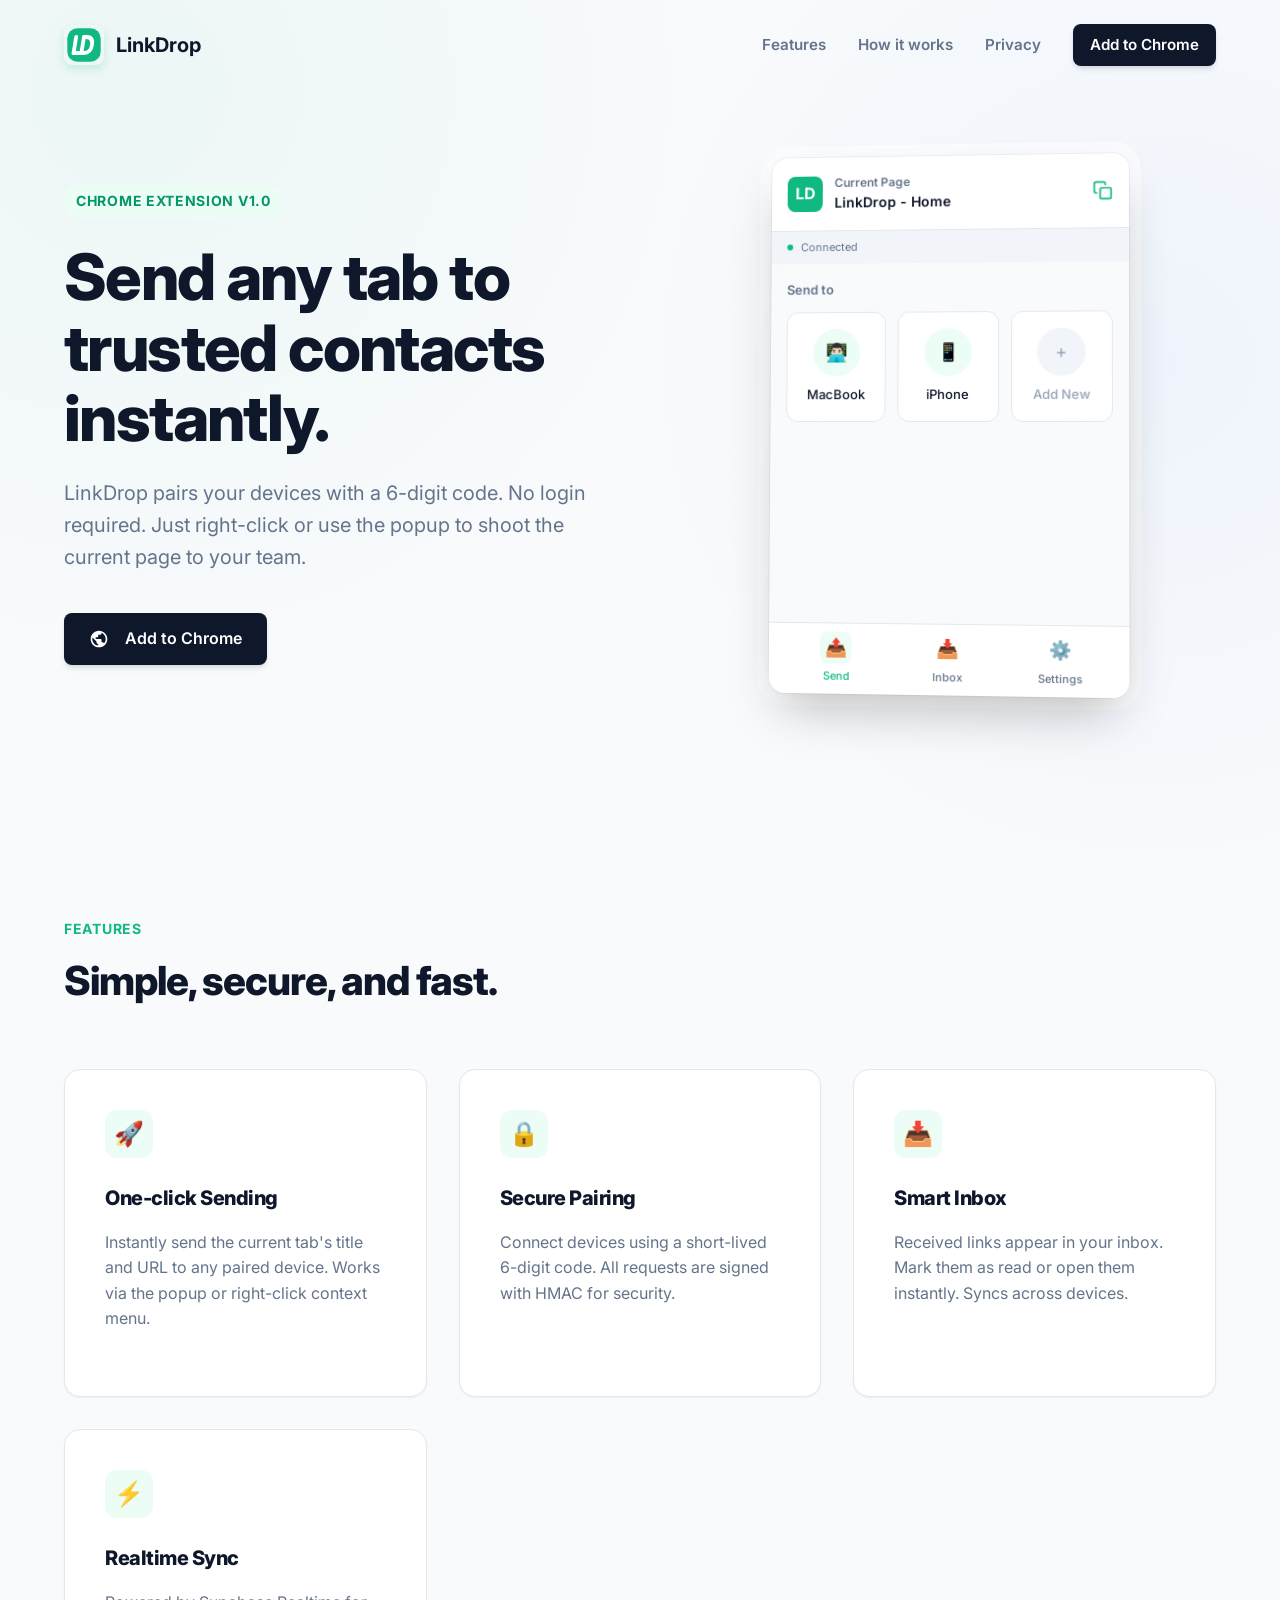
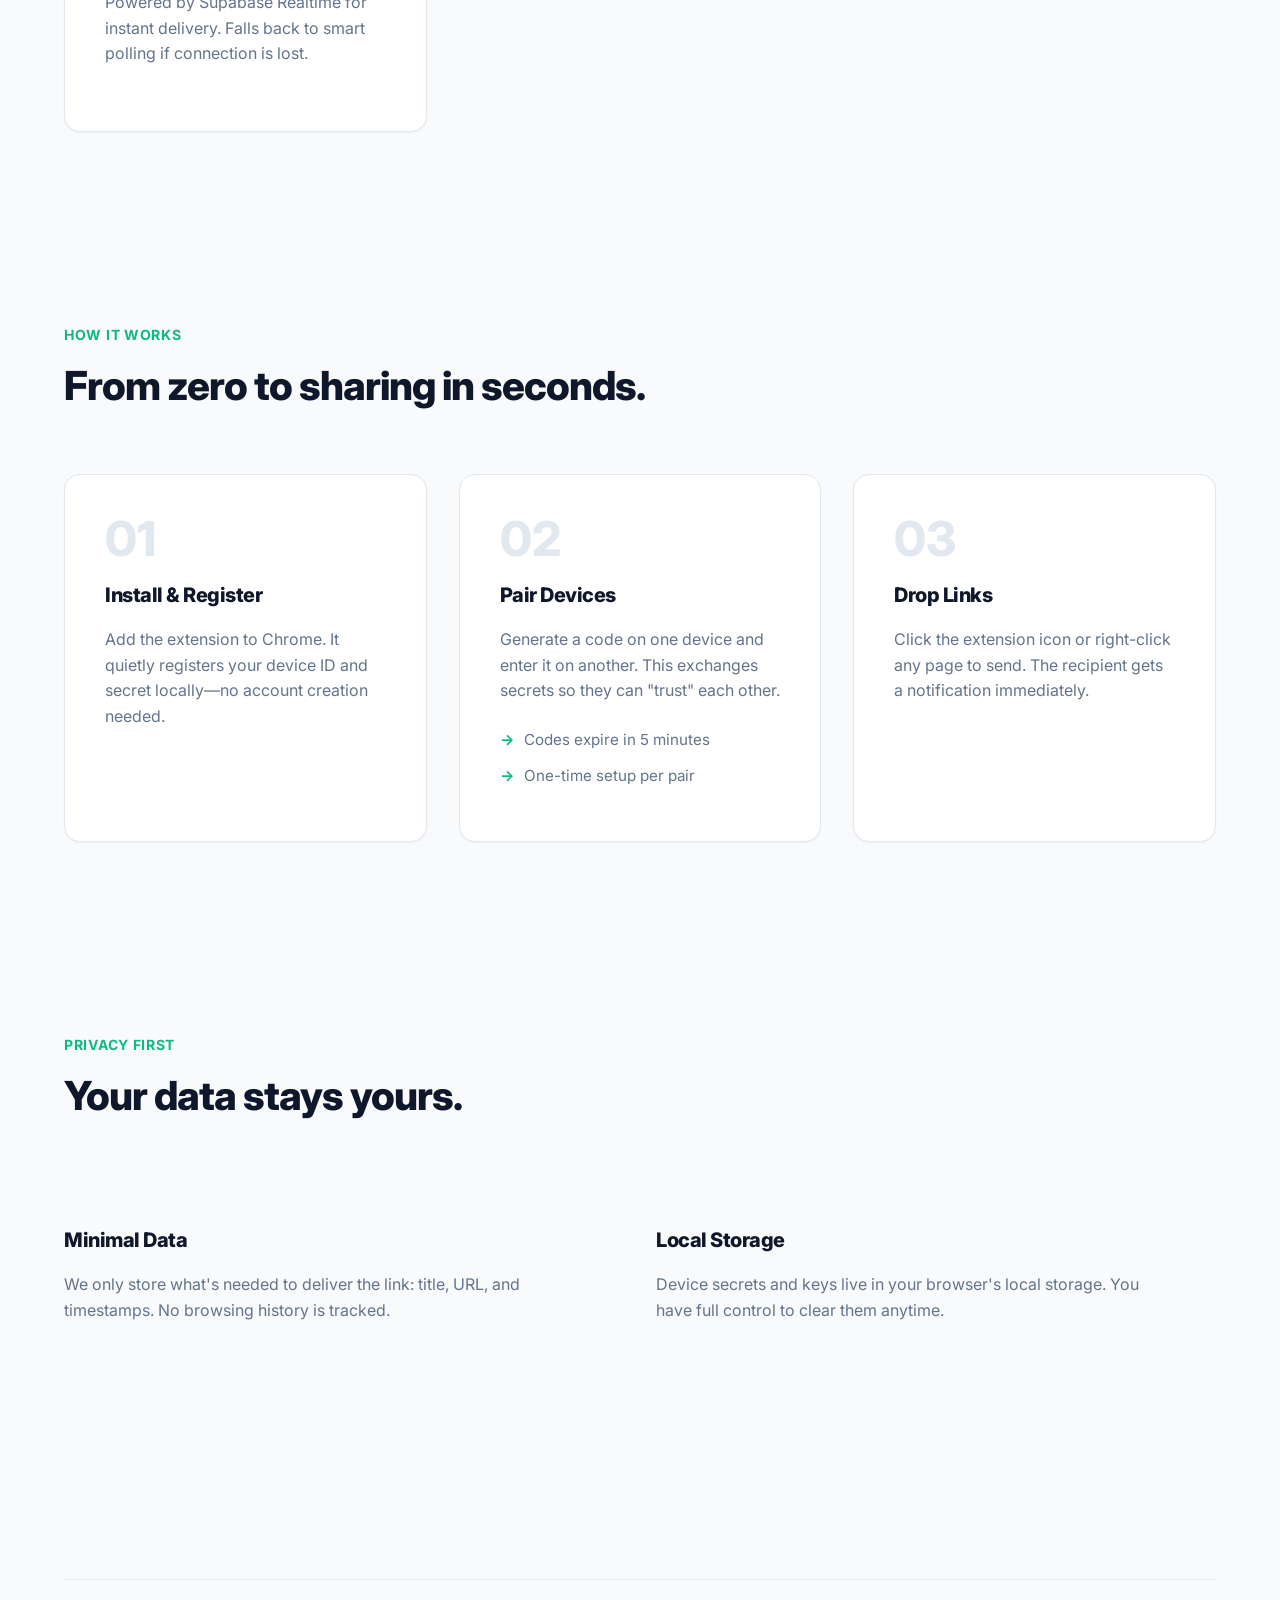
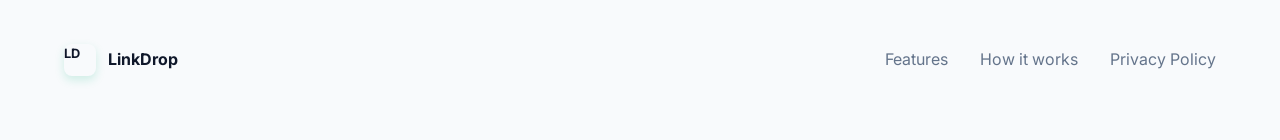
<file: index.html>
<!DOCTYPE html>
<html lang="en">
<head>
  <meta charset="UTF-8" />
  <meta name="viewport" content="width=device-width, initial-scale=1.0" />
  <title>LinkDrop · Send any tab to trusted contacts</title>
  <link rel="canonical" href="https://zluckyhou.github.io/linkdrop-site/" />
  <meta name="theme-color" content="#10b981" />
  <link rel="stylesheet" href="./style.css" />
  <meta name="description" content="LinkDrop is a Chrome extension that lets you drop the current page to paired contacts in one click." />
  <meta name="keywords" content="LinkDrop, Chrome extension, link sharing, Supabase, secure link handoff, context menu share" />
  <meta property="og:type" content="website" />
  <meta property="og:site_name" content="LinkDrop" />
  <meta property="og:title" content="LinkDrop · Send any tab to trusted contacts" />
  <meta property="og:description" content="Send the current page to paired contacts in one click via context menu or popup. HMAC-signed, Supabase-backed." />
  <meta property="og:url" content="https://zluckyhou.github.io/linkdrop-site/" />
  <meta property="og:image" content="https://zluckyhou.github.io/linkdrop-site/og-image.png" />
  <meta name="twitter:card" content="summary_large_image" />
  <meta name="twitter:title" content="LinkDrop · Send any tab to trusted contacts" />
  <meta name="twitter:description" content="One-click link handoff to trusted contacts with pairing codes and signed payloads." />
  <meta name="twitter:image" content="https://zluckyhou.github.io/linkdrop-site/og-image.png" />
  <link rel="icon" type="image/svg+xml" href="./favicon.svg" />
  <link rel="apple-touch-icon" href="./apple-touch-icon.png" />
</head>
<body>
  <div class="page">
    <header>
      <div class="brand">
        <img class="brand-mark" src="./favicon.svg" alt="LinkDrop logo" />
        <span>LinkDrop</span>
      </div>
      <nav class="nav-links">
        <a href="#features">Features</a>
        <a href="#how">How it works</a>
        <a href="#privacy">Privacy</a>
        <a href="https://chromewebstore.google.com/detail/linkdrop/libefocfjmfhnidaaoacaegdmapdfoak?authuser=0&hl=en" class="btn primary small" style="padding: 8px 16px;" target="_blank" rel="noopener">Add to Chrome</a>
      </nav>
    </header>

    <section class="hero">
      <div>
        <span class="eyebrow">Chrome Extension v1.0</span>
        <h1>Send any tab to trusted contacts instantly.</h1>
        <p class="lead">
          LinkDrop pairs your devices with a 6-digit code. No login required. Just right-click or use the popup to shoot the current page to your team.
        </p>
        <div class="cta-row">
          <a class="btn primary btn-chrome" href="https://chromewebstore.google.com/detail/linkdrop/libefocfjmfhnidaaoacaegdmapdfoak?authuser=0&hl=en" target="_blank" rel="noopener">
            <svg width="20" height="20" viewBox="0 0 24 24" fill="currentColor" style="margin-right: 8px;">
              <path d="M12 2C6.48 2 2 6.48 2 12s4.48 10 10 10 10-4.48 10-10S17.52 2 12 2zm-1 17.93c-3.95-.49-7-3.85-7-7.93 0-.62.08-1.21.21-1.79L9 15v1c0 1.1.9 2 2 2v1.93zm6.9-2.54c-.26-.81-1-1.39-1.9-1.39h-1v-3c0-.55-.45-1-1-1H8v-2h2c.55 0 1-.45 1-1V7h2c1.1 0 2-.9 2-2v-.41c2.93 1.19 5 4.06 5 7.41 0 2.08-.8 3.97-2.1 5.39z"/>
            </svg>
            Add to Chrome
          </a>
        </div>
      </div>
      
      <!-- Mockup mirroring the actual extension UI -->
      <div class="mock-popup-container">
        <div class="mock-app">
          <!-- Header -->
          <div class="ma-header">
            <div class="ma-logo">LD</div>
            <div class="ma-header-content">
              <div class="ma-title">Current Page</div>
              <div class="ma-current">LinkDrop - Home</div>
            </div>
            <div style="color: var(--primary);">
              <svg width="20" height="20" viewBox="0 0 24 24" fill="none" stroke="currentColor" stroke-width="2" stroke-linecap="round" stroke-linejoin="round"><rect x="9" y="9" width="13" height="13" rx="2" ry="2"></rect><path d="M5 15H4a2 2 0 0 1-2-2V4a2 2 0 0 1 2-2h9a2 2 0 0 1 2 2v1"></path></svg>
            </div>
          </div>
          
          <!-- Status Bar -->
          <div class="ma-status">
            <div class="ma-dot"></div>
            <span>Connected</span>
          </div>

          <!-- Main Content -->
          <div class="ma-main">
            <div style="margin-bottom: 12px; font-size: 13px; font-weight: 600; color: var(--text-secondary);">Send to</div>
            <div class="ma-grid">
              <!-- Contact 1 -->
              <div class="ma-contact">
                <div class="ma-avatar">👨🏻‍💻</div>
                <div class="ma-name">MacBook</div>
              </div>
              <!-- Contact 2 -->
              <div class="ma-contact">
                <div class="ma-avatar">📱</div>
                <div class="ma-name">iPhone</div>
              </div>
              <!-- Contact 3 -->
              <div class="ma-contact">
                <div class="ma-avatar" style="background: var(--bg-elevated); color: var(--text-muted);">+</div>
                <div class="ma-name" style="color: var(--text-muted);">Add New</div>
              </div>
            </div>
          </div>

          <!-- Navigation -->
          <div class="ma-nav">
            <div class="ma-nav-item active">
              <div class="ma-nav-icon">📤</div>
              <span>Send</span>
            </div>
            <div class="ma-nav-item">
              <div class="ma-nav-icon">📥</div>
              <span>Inbox</span>
            </div>
            <div class="ma-nav-item">
              <div class="ma-nav-icon">⚙️</div>
              <span>Settings</span>
            </div>
          </div>
        </div>
      </div>
    </section>

    <section id="features">
      <div class="section-header">
        <span class="section-label">Features</span>
        <h2>Simple, secure, and fast.</h2>
      </div>
      <div class="feature-grid">
        <div class="feature">
          <div class="feature-icon">🚀</div>
          <h3>One-click Sending</h3>
          <p>Instantly send the current tab's title and URL to any paired device. Works via the popup or right-click context menu.</p>
        </div>
        <div class="feature">
          <div class="feature-icon">🔒</div>
          <h3>Secure Pairing</h3>
          <p>Connect devices using a short-lived 6-digit code. All requests are signed with HMAC for security.</p>
        </div>
        <div class="feature">
          <div class="feature-icon">📥</div>
          <h3>Smart Inbox</h3>
          <p>Received links appear in your inbox. Mark them as read or open them instantly. Syncs across devices.</p>
        </div>
        <div class="feature">
          <div class="feature-icon">⚡️</div>
          <h3>Realtime Sync</h3>
          <p>Powered by Supabase Realtime for instant delivery. Falls back to smart polling if connection is lost.</p>
        </div>
      </div>
    </section>

    <section id="how">
      <div class="section-header">
        <span class="section-label">How it works</span>
        <h2>From zero to sharing in seconds.</h2>
      </div>
      <div class="columns">
        <div class="card">
          <div class="step-num">01</div>
          <h3>Install & Register</h3>
          <p>Add the extension to Chrome. It quietly registers your device ID and secret locally—no account creation needed.</p>
        </div>
        <div class="card">
          <div class="step-num">02</div>
          <h3>Pair Devices</h3>
          <p>Generate a code on one device and enter it on another. This exchanges secrets so they can "trust" each other.</p>
          <ul class="clean">
            <li>Codes expire in 5 minutes</li>
            <li>One-time setup per pair</li>
          </ul>
        </div>
        <div class="card">
          <div class="step-num">03</div>
          <h3>Drop Links</h3>
          <p>Click the extension icon or right-click any page to send. The recipient gets a notification immediately.</p>
        </div>
      </div>
    </section>

    <section id="privacy">
      <div class="section-header">
        <span class="section-label">Privacy First</span>
        <h2>Your data stays yours.</h2>
      </div>
      <div class="columns">
        <div class="card" style="background: transparent; border: none; padding-left: 0; box-shadow: none;">
          <h3>Minimal Data</h3>
          <p>We only store what's needed to deliver the link: title, URL, and timestamps. No browsing history is tracked.</p>
        </div>
        <div class="card" style="background: transparent; border: none; padding-left: 0; box-shadow: none;">
          <h3>Local Storage</h3>
          <p>Device secrets and keys live in your browser's local storage. You have full control to clear them anytime.</p>
        </div>
      </div>
    </section>

    <footer>
      <div class="brand" style="font-size: 1rem;">
        <span class="brand-mark" style="width: 32px; height: 32px; font-size: 0.8rem;">LD</span>
        <span>LinkDrop</span>
      </div>
      <div class="footer-links">
        <a href="#features">Features</a>
        <a href="#how">How it works</a>
        <a href="./privacy.html">Privacy Policy</a>
      </div>
    </footer>
  </div>
</body>
</html>
</file>
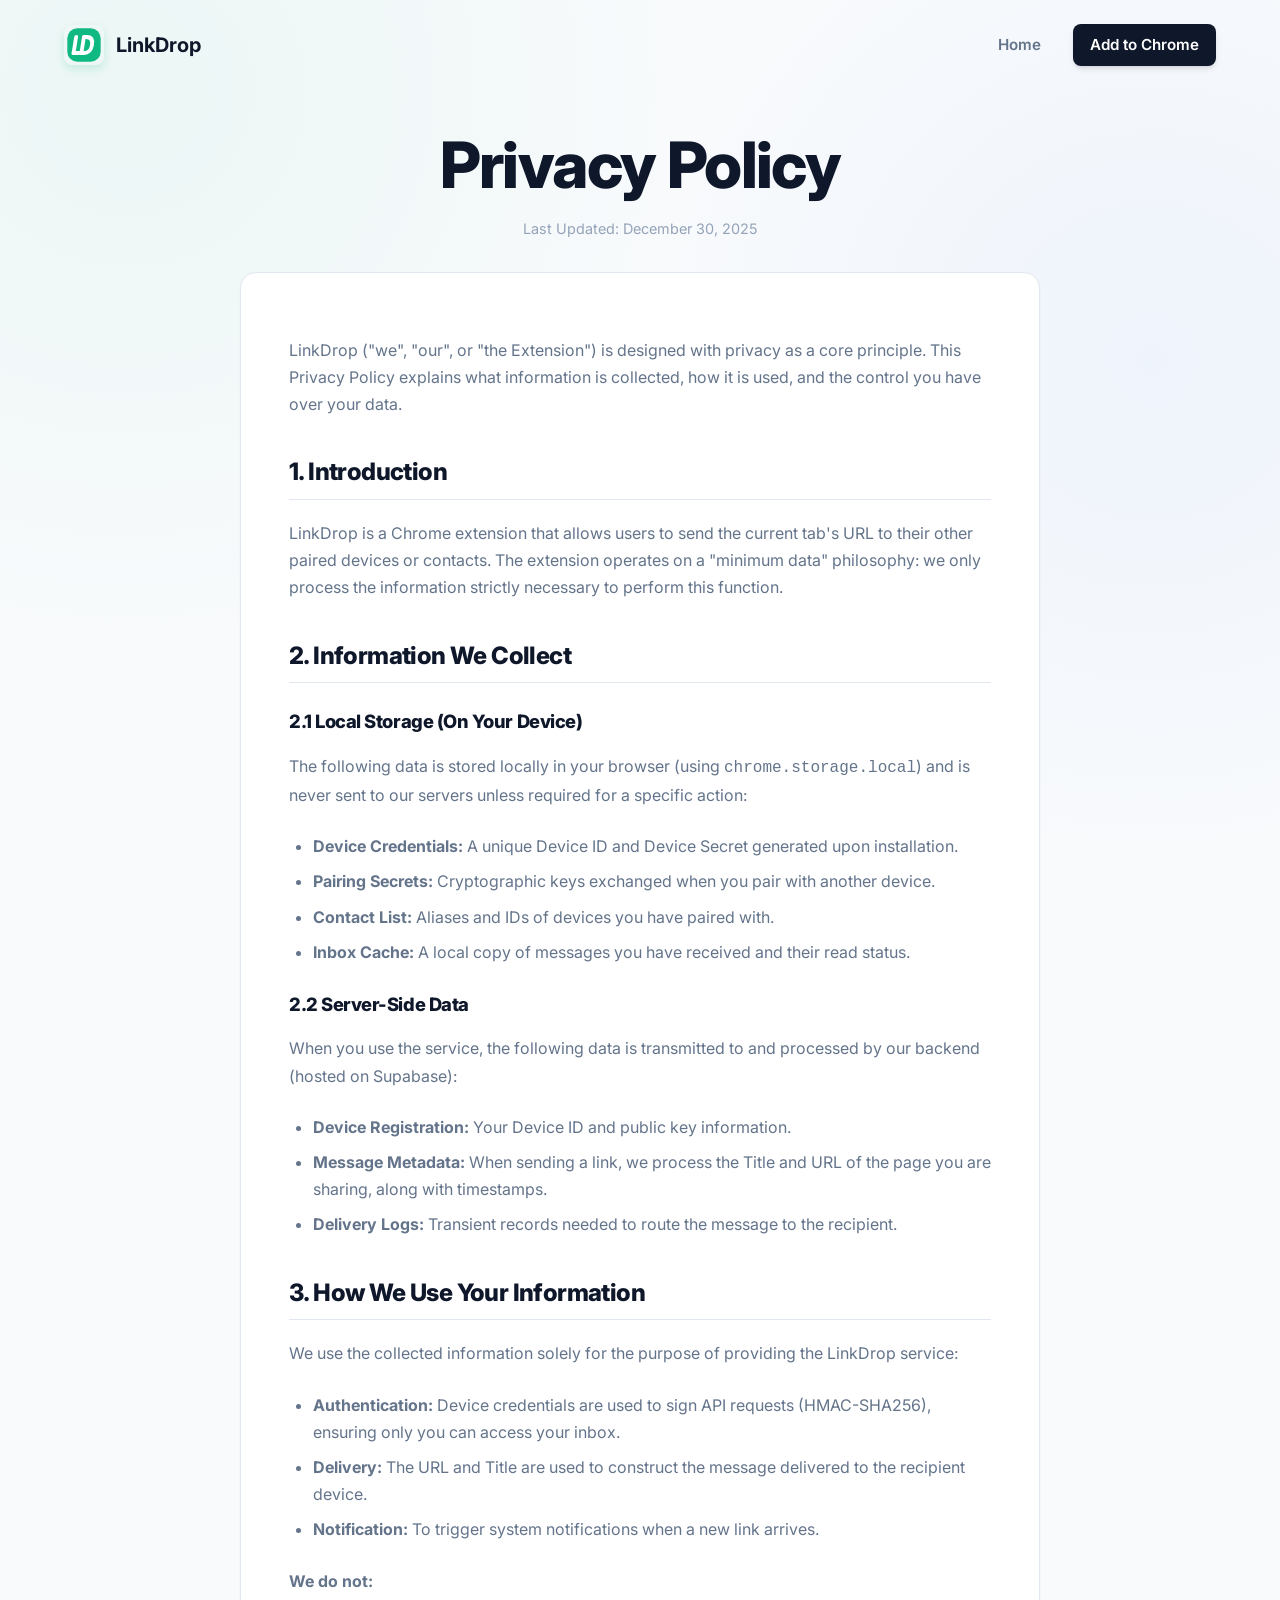
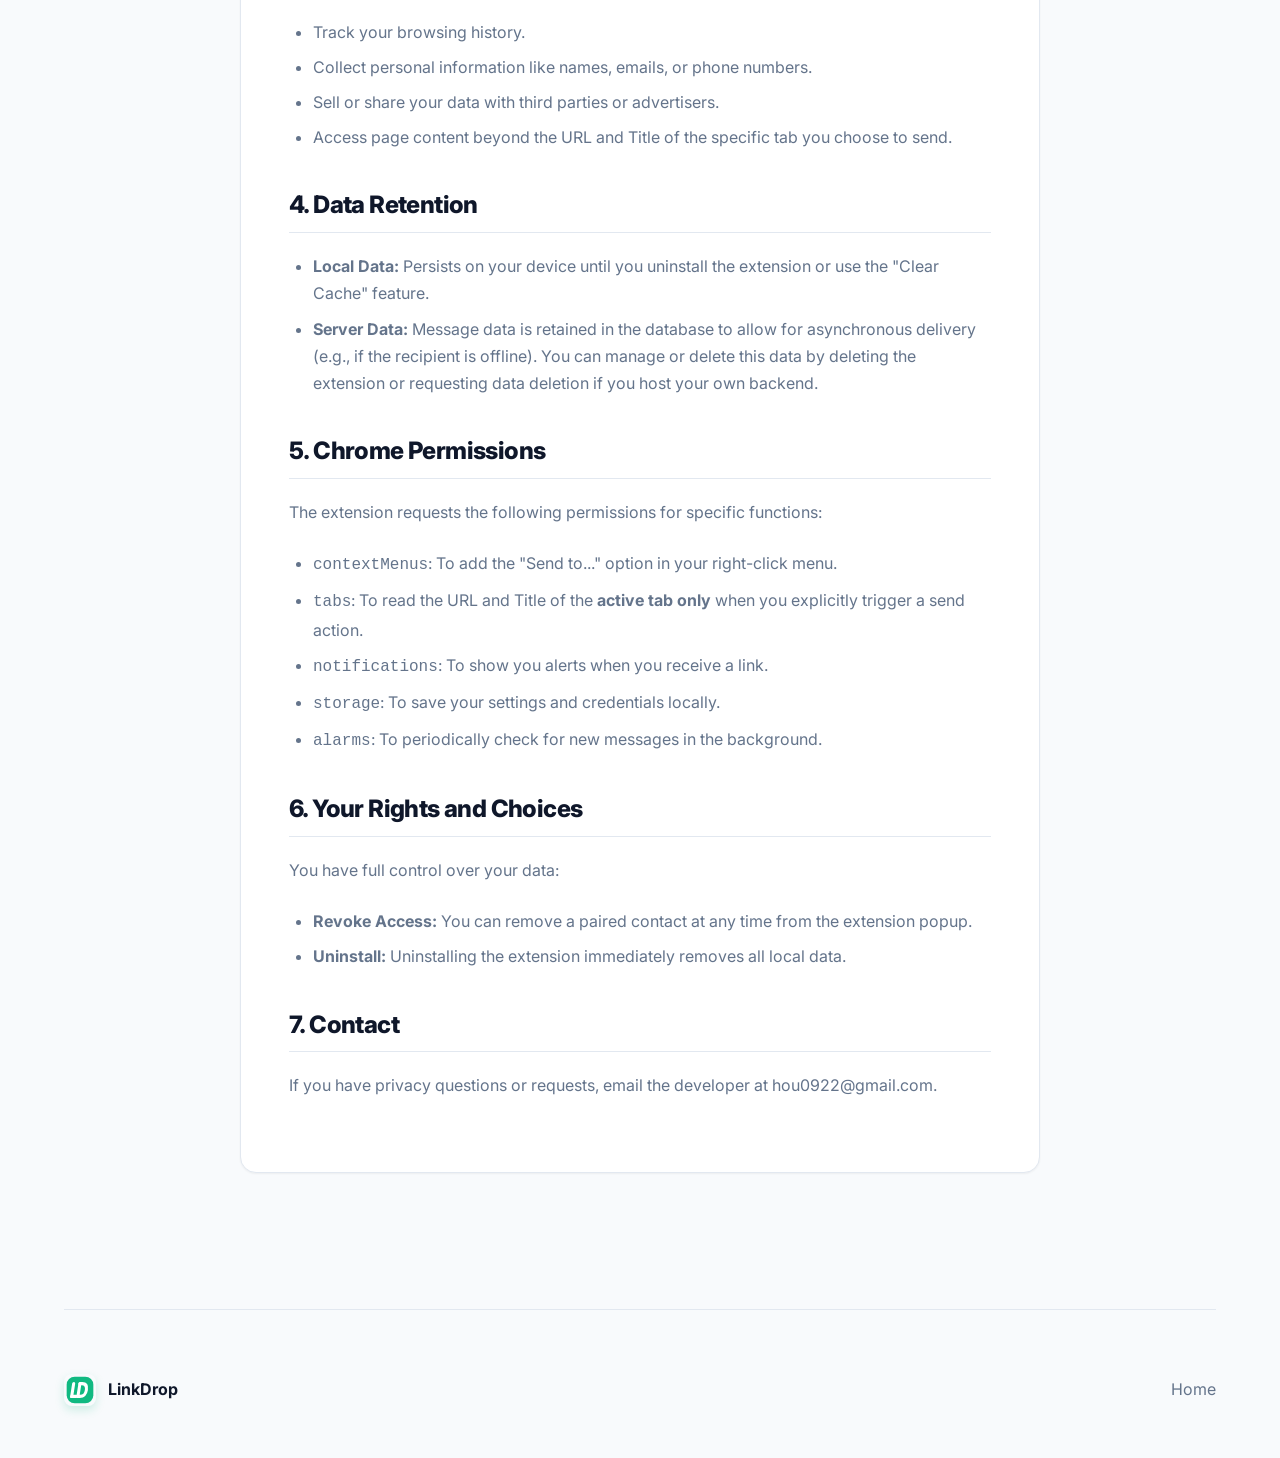
<file: privacy.html>
<!DOCTYPE html>
<html lang="en">
<head>
  <meta charset="UTF-8" />
  <meta name="viewport" content="width=device-width, initial-scale=1.0" />
  <title>Privacy Policy · LinkDrop</title>
  <link rel="canonical" href="https://zluckyhou.github.io/linkdrop-site/privacy.html" />
  <meta name="theme-color" content="#10b981" />
  <link rel="stylesheet" href="./style.css" />
  <meta name="description" content="Privacy Policy for LinkDrop Chrome Extension. Learn how we handle your data." />
  <meta name="keywords" content="LinkDrop privacy policy, Chrome extension privacy, Supabase privacy, link sharing security" />
  <meta property="og:type" content="website" />
  <meta property="og:site_name" content="LinkDrop" />
  <meta property="og:title" content="LinkDrop · Privacy Policy" />
  <meta property="og:description" content="How LinkDrop handles device credentials, pairing secrets, and link delivery data with a minimum-data approach." />
  <meta property="og:url" content="https://zluckyhou.github.io/linkdrop-site/privacy.html" />
  <meta property="og:image" content="https://zluckyhou.github.io/linkdrop-site/og-image.png" />
  <meta name="twitter:card" content="summary_large_image" />
  <meta name="twitter:title" content="LinkDrop · Privacy Policy" />
  <meta name="twitter:description" content="Learn how LinkDrop stores data locally, what reaches your Supabase backend, and your controls." />
  <meta name="twitter:image" content="https://zluckyhou.github.io/linkdrop-site/og-image.png" />
  <link rel="icon" type="image/svg+xml" href="./favicon.svg" />
  <link rel="apple-touch-icon" href="./apple-touch-icon.png" />
  <style>
    /* Specific overrides for the privacy document style */
    .policy-container {
      max-width: 800px;
      margin: 0 auto;
      padding: 40px 0;
    }
    
    .policy-content {
      background: var(--bg-card);
      padding: 48px;
      border-radius: var(--radius-lg);
      border: 1px solid var(--border);
      box-shadow: var(--shadow-sm);
    }

    .policy-content h2 {
      margin-top: 2.5rem;
      font-size: 1.5rem;
      border-bottom: 1px solid var(--border);
      padding-bottom: 0.75rem;
      margin-bottom: 1.25rem;
    }

    .policy-content h3 {
      margin-top: 1.5rem;
      font-size: 1.15rem;
      color: var(--text-primary);
    }

    .policy-content p, .policy-content li {
      color: var(--text-secondary);
      font-size: 1rem;
      line-height: 1.7;
    }

    .policy-content ul {
      margin-bottom: 1.5rem;
      padding-left: 1.5rem;
    }

    .policy-content li {
      margin-bottom: 0.5rem;
    }

    .last-updated {
      color: var(--text-muted);
      font-size: 0.9rem;
      margin-bottom: 2rem;
    }

    @media (max-width: 600px) {
      .policy-content {
        padding: 24px;
      }
    }
  </style>
</head>
<body>
  <div class="page">
    <header>
      <div class="brand">
        <img class="brand-mark" src="./favicon.svg" alt="LinkDrop logo" />
        <span>LinkDrop</span>
      </div>
      <nav class="nav-links">
        <a href="./index.html">Home</a>
        <a href="https://chromewebstore.google.com/detail/linkdrop/libefocfjmfhnidaaoacaegdmapdfoak?authuser=0&hl=en" class="btn primary small" style="padding: 8px 16px;" target="_blank" rel="noopener">Add to Chrome</a>
      </nav>
    </header>

    <div class="policy-container">
      <h1 style="text-align: center; margin-bottom: 1rem;">Privacy Policy</h1>
      <p class="last-updated" style="text-align: center;">Last Updated: December 30, 2025</p>
      
      <div class="policy-content">
        <p>LinkDrop ("we", "our", or "the Extension") is designed with privacy as a core principle. This Privacy Policy explains what information is collected, how it is used, and the control you have over your data.</p>

        <h2>1. Introduction</h2>
        <p>LinkDrop is a Chrome extension that allows users to send the current tab's URL to their other paired devices or contacts. The extension operates on a "minimum data" philosophy: we only process the information strictly necessary to perform this function.</p>

        <h2>2. Information We Collect</h2>
        <h3>2.1 Local Storage (On Your Device)</h3>
        <p>The following data is stored locally in your browser (using <code>chrome.storage.local</code>) and is never sent to our servers unless required for a specific action:</p>
        <ul>
          <li><strong>Device Credentials:</strong> A unique Device ID and Device Secret generated upon installation.</li>
          <li><strong>Pairing Secrets:</strong> Cryptographic keys exchanged when you pair with another device.</li>
          <li><strong>Contact List:</strong> Aliases and IDs of devices you have paired with.</li>
          <li><strong>Inbox Cache:</strong> A local copy of messages you have received and their read status.</li>
        </ul>

        <h3>2.2 Server-Side Data</h3>
        <p>When you use the service, the following data is transmitted to and processed by our backend (hosted on Supabase):</p>
        <ul>
          <li><strong>Device Registration:</strong> Your Device ID and public key information.</li>
          <li><strong>Message Metadata:</strong> When sending a link, we process the Title and URL of the page you are sharing, along with timestamps.</li>
          <li><strong>Delivery Logs:</strong> Transient records needed to route the message to the recipient.</li>
        </ul>

        <h2>3. How We Use Your Information</h2>
        <p>We use the collected information solely for the purpose of providing the LinkDrop service:</p>
        <ul>
          <li><strong>Authentication:</strong> Device credentials are used to sign API requests (HMAC-SHA256), ensuring only you can access your inbox.</li>
          <li><strong>Delivery:</strong> The URL and Title are used to construct the message delivered to the recipient device.</li>
          <li><strong>Notification:</strong> To trigger system notifications when a new link arrives.</li>
        </ul>
        <p><strong>We do not:</strong></p>
        <ul>
          <li>Track your browsing history.</li>
          <li>Collect personal information like names, emails, or phone numbers.</li>
          <li>Sell or share your data with third parties or advertisers.</li>
          <li>Access page content beyond the URL and Title of the specific tab you choose to send.</li>
        </ul>

        <h2>4. Data Retention</h2>
        <ul>
          <li><strong>Local Data:</strong> Persists on your device until you uninstall the extension or use the "Clear Cache" feature.</li>
          <li><strong>Server Data:</strong> Message data is retained in the database to allow for asynchronous delivery (e.g., if the recipient is offline). You can manage or delete this data by deleting the extension or requesting data deletion if you host your own backend.</li>
        </ul>

        <h2>5. Chrome Permissions</h2>
        <p>The extension requests the following permissions for specific functions:</p>
        <ul>
          <li><code>contextMenus</code>: To add the "Send to..." option in your right-click menu.</li>
          <li><code>tabs</code>: To read the URL and Title of the <strong>active tab only</strong> when you explicitly trigger a send action.</li>
          <li><code>notifications</code>: To show you alerts when you receive a link.</li>
          <li><code>storage</code>: To save your settings and credentials locally.</li>
          <li><code>alarms</code>: To periodically check for new messages in the background.</li>
        </ul>

        <h2>6. Your Rights and Choices</h2>
        <p>You have full control over your data:</p>
        <ul>
          <li><strong>Revoke Access:</strong> You can remove a paired contact at any time from the extension popup.</li>
          <li><strong>Uninstall:</strong> Uninstalling the extension immediately removes all local data.</li>
        </ul>

        <h2>7. Contact</h2>
        <p>If you have privacy questions or requests, email the developer at <a href="mailto:hou0922@gmail.com">hou0922@gmail.com</a>.</p>


      </div>
    </div>

    <footer>
      <div class="brand" style="font-size: 1rem;">
        <img class="brand-mark" src="./favicon.svg" alt="LinkDrop logo" style="width: 32px; height: 32px;" />
        <span>LinkDrop</span>
      </div>
      <div class="footer-links">
        <a href="./index.html">Home</a>
      </div>
    </footer>
  </div>
</body>
</html>
</file>
<file: style.css>
/* ===== LinkDrop Site - Matched to Extension Theme ===== */

@import url('https://fonts.googleapis.com/css2?family=Inter:wght@400;500;600;700;800&display=swap');

:root {
  /* Core Colors (Matched to popup.css) */
  --primary: #10b981;       /* Emerald 500 */
  --primary-hover: #059669; /* Emerald 600 */
  --primary-light: #d1fae5; /* Emerald 100 */
  --primary-subtle: #ecfdf5; /* Emerald 50 */
  
  --accent: #3b82f6;        /* Blue 500 */
  --accent-light: #dbeafe;  /* Blue 100 */

  /* Text Colors */
  --text-primary: #0f172a;   /* Slate 900 */
  --text-secondary: #64748b; /* Slate 500 */
  --text-muted: #94a3b8;     /* Slate 400 */
  --text-inverse: #ffffff;

  /* Backgrounds */
  --bg-base: #f8fafc;       /* Slate 50 */
  --bg-card: #ffffff;
  --bg-elevated: #f1f5f9;   /* Slate 100 */
  --bg-hover: #e2e8f0;      /* Slate 200 */

  /* Borders & Shadows */
  --border: #e2e8f0;        /* Slate 200 */
  --shadow-sm: 0 1px 2px rgba(0, 0, 0, 0.05);
  --shadow-md: 0 4px 6px -1px rgba(0, 0, 0, 0.1), 0 2px 4px -2px rgba(0, 0, 0, 0.1);
  --shadow-lg: 0 10px 15px -3px rgba(0, 0, 0, 0.1), 0 4px 6px -4px rgba(0, 0, 0, 0.1);
  --shadow-glow: 0 20px 25px -5px rgba(16, 185, 129, 0.15), 0 8px 10px -6px rgba(16, 185, 129, 0.1);

  /* Layout */
  --radius-sm: 8px;
  --radius-md: 12px;
  --radius-lg: 16px;
  --radius-full: 9999px;
  --max-width: 1200px;
}

/* Reset & Base */
*, *::before, *::after {
  box-sizing: border-box;
}

body {
  margin: 0;
  font-family: 'Inter', -apple-system, BlinkMacSystemFont, 'Segoe UI', sans-serif;
  background-color: var(--bg-base);
  /* Subtle pattern matching the "simple and atmospheric" requirement */
  background-image: 
    radial-gradient(circle at 10% 10%, rgba(16, 185, 129, 0.05), transparent 40%),
    radial-gradient(circle at 90% 40%, rgba(59, 130, 246, 0.05), transparent 40%);
  background-attachment: fixed;
  color: var(--text-primary);
  line-height: 1.6;
  -webkit-font-smoothing: antialiased;
}

img, svg {
  display: block;
  max-width: 100%;
}

a {
  color: inherit;
  text-decoration: none;
  transition: color 0.2s ease;
}

/* Typography */
h1, h2, h3, h4 {
  font-family: 'Inter', sans-serif;
  font-weight: 800; /* Bolder headers */
  letter-spacing: -0.025em;
  margin-top: 0;
  color: var(--text-primary);
}

h1 {
  font-size: clamp(2.5rem, 5vw, 4rem);
  line-height: 1.1;
  margin-bottom: 1.5rem;
}

h2 {
  font-size: clamp(2rem, 4vw, 2.5rem);
  line-height: 1.2;
  margin-bottom: 1rem;
}

h3 {
  font-size: 1.25rem;
  margin-bottom: 0.5rem;
}

p {
  margin-bottom: 1.5rem;
  color: var(--text-secondary);
}

.lead {
  font-size: 1.25rem;
  line-height: 1.6;
  color: var(--text-secondary);
  max-width: 60ch;
  font-weight: 400;
}

/* Layout Containers */
.page {
  max-width: var(--max-width);
  margin: 0 auto;
  padding: 0 24px;
}

section {
  padding: 6rem 0;
  position: relative;
}

/* Header */
header {
  padding: 24px 0;
  display: flex;
  justify-content: space-between;
  align-items: center;
}

.brand {
  display: flex;
  align-items: center;
  gap: 12px;
  font-size: 1.25rem;
  font-weight: 700;
  color: var(--text-primary);
}

.brand-mark {
  display: inline-block;
  width: 40px;
  height: 40px;
  border-radius: var(--radius-sm); /* Matching extension icon shape */
  box-shadow: 0 4px 10px rgba(16, 185, 129, 0.18);
  overflow: hidden;
  vertical-align: middle;
}

.nav-links {
  display: flex;
  gap: 2rem;
  align-items: center;
}

.nav-links a {
  font-weight: 600;
  font-size: 0.95rem;
  color: var(--text-secondary);
}

.nav-links a:hover {
  color: var(--primary);
}

/* Hero Section */
.hero {
  display: grid;
  grid-template-columns: 1fr 1fr;
  gap: 5rem;
  align-items: center;
  padding-top: 4rem;
  padding-bottom: 8rem;
}

.eyebrow {
  display: inline-block;
  padding: 6px 12px;
  background: var(--primary-subtle);
  color: var(--primary-hover);
  font-size: 0.875rem;
  font-weight: 700;
  text-transform: uppercase;
  letter-spacing: 0.05em;
  border-radius: var(--radius-full);
  margin-bottom: 1.5rem;
}

.cta-row {
  display: flex;
  gap: 1rem;
  margin-top: 2.5rem;
  flex-wrap: wrap;
}

.btn {
  display: inline-flex;
  align-items: center;
  justify-content: center;
  gap: 8px;
  padding: 12px 24px;
  border-radius: var(--radius-sm); /* Matching extension buttons */
  font-weight: 600;
  transition: all 0.2s cubic-bezier(0.4, 0, 0.2, 1);
  font-size: 1rem;
  cursor: pointer;
  white-space: nowrap;
  border: 1px solid transparent;
}

.btn.primary {
  background: var(--text-primary); /* Dark button for high contrast on site */
  color: var(--text-inverse);
  box-shadow: var(--shadow-md);
}

.btn.primary:hover {
  background: #1e293b;
  transform: translateY(-2px);
  box-shadow: var(--shadow-lg);
}

.btn.secondary {
  background: var(--bg-card);
  color: var(--text-primary);
  border-color: var(--border);
  box-shadow: var(--shadow-sm);
}

.btn.secondary:hover {
  background: var(--bg-elevated);
  transform: translateY(-1px);
}

/* Chrome Button Special Style */
.btn-chrome {
  background: #2563eb; /* Chrome blue-ish */
  color: white;
}
.btn-chrome:hover {
  background: #1d4ed8;
}

/* MOCK POPUP - Precise Replica of Extension UI */
.mock-popup-container {
  perspective: 1500px;
}

.mock-app {
  width: 360px; /* Exact extension width */
  height: 540px; /* Exact extension height */
  background: var(--bg-base);
  border-radius: var(--radius-lg); /* Rounded container */
  box-shadow: 
    0 0 0 1px rgba(0,0,0,0.05),
    0 25px 50px -12px rgba(0, 0, 0, 0.25),
    0 0 0 12px rgba(255, 255, 255, 0.5); /* Glass border effect */
  overflow: hidden;
  position: relative;
  font-family: 'Inter', sans-serif;
  margin: 0 auto;
  transform: rotateY(-5deg) rotateX(2deg);
  transition: transform 0.6s cubic-bezier(0.34, 1.56, 0.64, 1);
  display: flex;
  flex-direction: column;
}

.mock-app:hover {
  transform: rotateY(0) rotateX(0) scale(1.02);
}

/* Mock App Internal CSS (Mirroring popup.css) */
.ma-header {
  padding: 16px;
  background: var(--bg-card);
  border-bottom: 1px solid var(--border);
  display: flex;
  align-items: center;
  gap: 12px;
}
.ma-logo { width: 36px; height: 36px; background: var(--primary); border-radius: 8px; display: flex; align-items: center; justify-content: center; color: white; font-weight: bold; }
.ma-header-content { flex: 1; }
.ma-title { font-size: 12px; font-weight: 600; color: var(--text-secondary); }
.ma-current { font-size: 14px; font-weight: 600; color: var(--text-primary); }
.ma-status { padding: 8px 16px; background: var(--bg-elevated); display: flex; align-items: center; gap: 8px; font-size: 11px; color: var(--text-secondary); }
.ma-dot { width: 6px; height: 6px; border-radius: 50%; background: var(--primary); }
.ma-main { flex: 1; padding: 16px; background: var(--bg-base); overflow-y: auto; }
.ma-nav { padding: 8px 16px; background: var(--bg-card); border-top: 1px solid var(--border); display: flex; gap: 8px; }
.ma-nav-item { flex: 1; display: flex; flex-direction: column; align-items: center; gap: 4px; color: var(--text-secondary); font-size: 11px; font-weight: 500; cursor: default; }
.ma-nav-item.active { color: var(--primary); }
.ma-nav-icon { width: 32px; height: 32px; border-radius: 8px; display: flex; align-items: center; justify-content: center; font-size: 18px; }
.ma-nav-item.active .ma-nav-icon { background: var(--primary-subtle); }

/* Mock Content */
.ma-grid { display: grid; grid-template-columns: repeat(3, 1fr); gap: 12px; }
.ma-contact { background: var(--bg-card); border: 1px solid var(--border); border-radius: 12px; padding: 16px 8px; display: flex; flex-direction: column; align-items: center; gap: 8px; text-align: center; }
.ma-avatar { width: 48px; height: 48px; background: var(--primary-subtle); border-radius: 50%; display: flex; align-items: center; justify-content: center; color: var(--primary); font-size: 18px; }
.ma-name { font-size: 13px; font-weight: 500; color: var(--text-primary); }

/* Features Section */
.section-header {
  margin-bottom: 4rem;
  max-width: 700px;
}

.section-label {
  color: var(--primary);
  font-weight: 700;
  text-transform: uppercase;
  font-size: 0.875rem;
  letter-spacing: 0.05em;
  display: block;
  margin-bottom: 1rem;
}

.feature-grid {
  display: grid;
  grid-template-columns: repeat(auto-fit, minmax(320px, 1fr));
  gap: 2rem;
}

.feature {
  background: var(--bg-card);
  padding: 2.5rem;
  border-radius: var(--radius-lg);
  border: 1px solid var(--border);
  box-shadow: var(--shadow-sm);
  transition: all 0.3s ease;
}

.feature:hover {
  transform: translateY(-5px);
  box-shadow: var(--shadow-lg);
  border-color: var(--primary-light);
}

.feature-icon {
  width: 48px;
  height: 48px;
  background: var(--primary-subtle);
  color: var(--primary);
  border-radius: var(--radius-md);
  display: flex;
  align-items: center;
  justify-content: center;
  font-size: 24px;
  margin-bottom: 1.5rem;
}

.feature h3 {
  margin-bottom: 1rem;
  font-size: 1.25rem;
}

/* How It Works */
.columns {
  display: grid;
  grid-template-columns: repeat(auto-fit, minmax(300px, 1fr));
  gap: 2rem;
}

.card {
  background: var(--bg-card);
  padding: 2.5rem;
  border-radius: var(--radius-lg);
  border: 1px solid var(--border);
  box-shadow: var(--shadow-sm);
  height: 100%;
}

.step-num {
  font-size: 3rem;
  font-weight: 800;
  color: var(--bg-hover);
  line-height: 1;
  margin-bottom: 1rem;
  font-family: 'Inter', sans-serif;
}

ul.clean {
  list-style: none;
  padding: 0;
  margin: 1.5rem 0 0;
}

ul.clean li {
  position: relative;
  padding-left: 1.5rem;
  margin-bottom: 0.75rem;
  font-size: 0.95rem;
  color: var(--text-secondary);
}

ul.clean li::before {
  content: "→";
  position: absolute;
  left: 0;
  color: var(--primary);
  font-weight: bold;
}

/* Footer */
footer {
  margin-top: 6rem;
  padding: 4rem 0;
  border-top: 1px solid var(--border);
  display: flex;
  justify-content: space-between;
  align-items: center;
  color: var(--text-secondary);
}

.footer-links {
  display: flex;
  gap: 2rem;
}

.footer-links a:hover {
  color: var(--primary);
}

/* Responsive */
@media (max-width: 900px) {
  .hero {
    grid-template-columns: 1fr;
    text-align: center;
    gap: 4rem;
  }
  
  .hero .lead {
    margin: 0 auto 2rem;
  }
  
  .cta-row {
    justify-content: center;
  }
}
</file>
